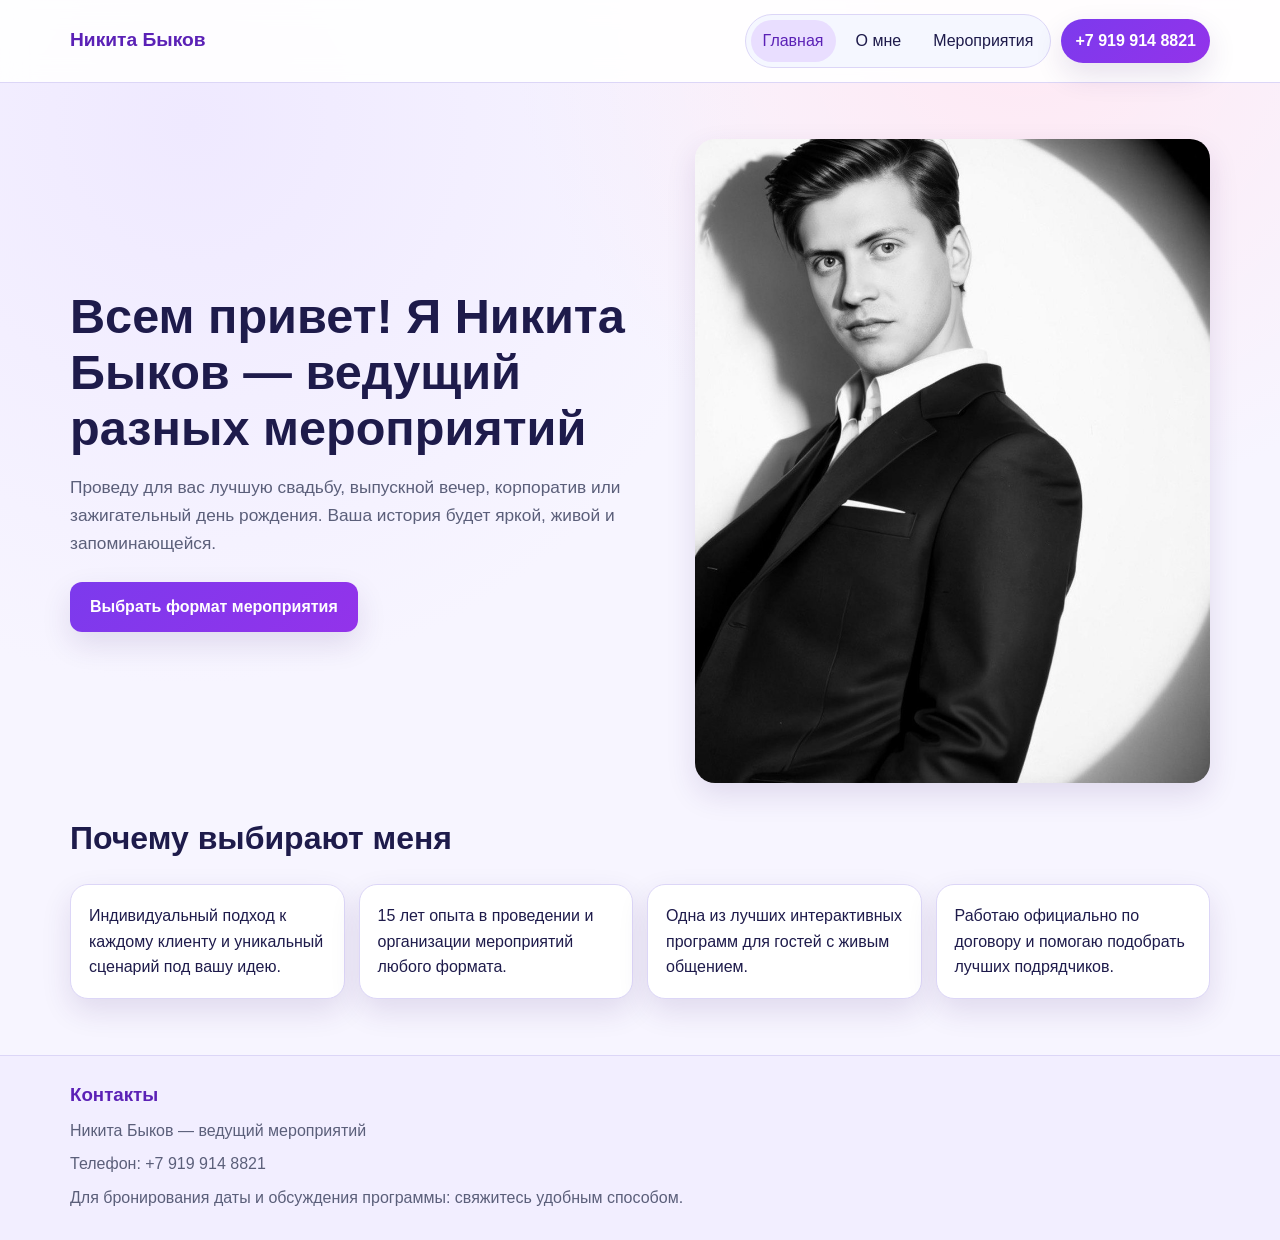
<file: index.html>
<!doctype html>
<html lang="ru">
  <head>
    <meta charset="UTF-8" />
    <meta name="viewport" content="width=device-width, initial-scale=1.0" />
    <title>Никита Быков — ведущий мероприятий</title>
    <link rel="stylesheet" href="styles.css" />
  </head>
  <body>
    <header>
      <div class="container navbar">
        <a class="logo" href="index.html">Никита Быков</a>
        <div class="nav-right">
          <nav>
            <a class="active" href="index.html">Главная</a>
            <a href="about.html">О мне</a>
            <a href="events.html">Мероприятия</a>
          </nav>
          <a class="phone-link" href="tel:+79199148821">+7 919 914 8821</a>
        </div>
      </div>
    </header>

    <main>
      <section class="container hero">
        <div>
          <h1>Всем привет! Я Никита Быков — ведущий разных мероприятий</h1>
          <p class="lead">
            Проведу для вас лучшую свадьбу, выпускной вечер, корпоратив или
            зажигательный день рождения. Ваша история будет яркой, живой и
            запоминающейся.
          </p>
          <a class="btn" href="events.html">Выбрать формат мероприятия</a>
        </div>
        <img
          src="image/mainPhoto.jpg"
          alt="Ведущий Никита Быков"
        />
      </section>

      <section class="container" style="margin-top: 30px">
        <h2 class="section-title">Почему выбирают меня</h2>
        <div class="features">
          <article class="card">
            Индивидуальный подход к каждому клиенту и уникальный сценарий под
            вашу идею.
          </article>
          <article class="card">
            15 лет опыта в проведении и организации мероприятий любого формата.
          </article>
          <article class="card">
            Одна из лучших интерактивных программ для гостей с живым общением.
          </article>
          <article class="card">
            Работаю официально по договору и помогаю подобрать лучших подрядчиков.
          </article>
        </div>
      </section>
    </main>

    <footer>
      <div class="container footer-grid">
        <h3 class="footer-title">Контакты</h3>
        <p class="footer-note">Никита Быков — ведущий мероприятий</p>
        <p class="footer-note">Телефон: <a href="tel:+79199148821">+7 919 914 8821</a></p>
        <p class="footer-note">Для бронирования даты и обсуждения программы: свяжитесь удобным способом.</p>
      </div>
    </footer>
  </body>
</html>
</file>
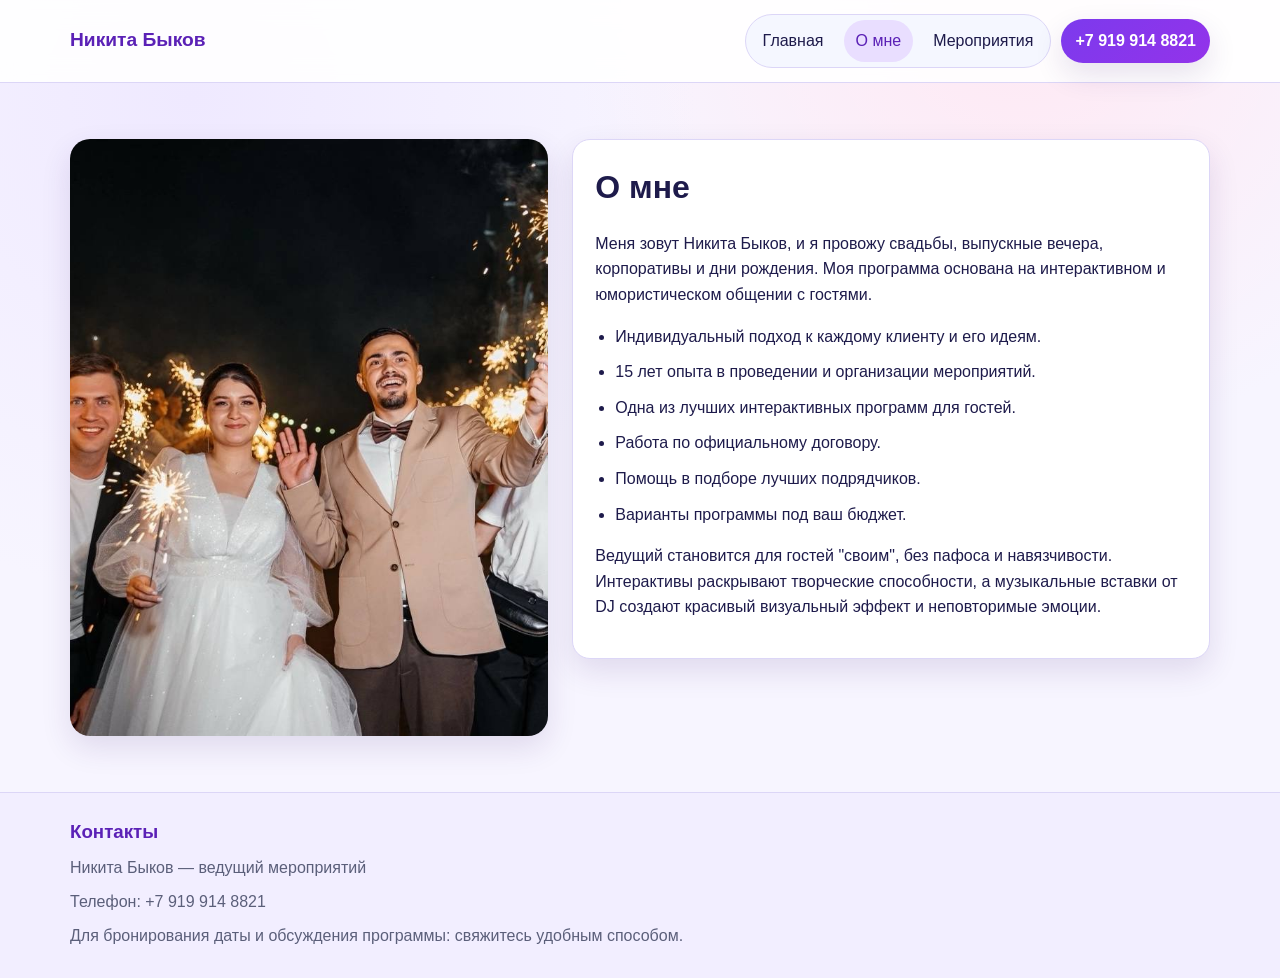
<file: about.html>
<!doctype html>
<html lang="ru">
  <head>
    <meta charset="UTF-8" />
    <meta name="viewport" content="width=device-width, initial-scale=1.0" />
    <title>О мне — Никита Быков</title>
    <link rel="stylesheet" href="styles.css" />
  </head>
  <body>
    <header>
      <div class="container navbar">
        <a class="logo" href="index.html">Никита Быков</a>
        <div class="nav-right">
          <nav>
            <a href="index.html">Главная</a>
            <a class="active" href="about.html">О мне</a>
            <a href="events.html">Мероприятия</a>
          </nav>
          <a class="phone-link" href="tel:+79199148821">+7 919 914 8821</a>
        </div>
      </div>
    </header>

    <main>
      <section class="container about-layout">
        <img
          class="about-photo"
          src="image/wedding.jpg"
          alt="Никита Быков на мероприятии"
        />
        <div class="card">
          <h1 class="section-title">О мне</h1>
          <p>
            Меня зовут Никита Быков, и я провожу свадьбы, выпускные вечера,
            корпоративы и дни рождения. Моя программа основана на интерактивном
            и юмористическом общении с гостями.
          </p>
          <ul class="about-list">
            <li>Индивидуальный подход к каждому клиенту и его идеям.</li>
            <li>15 лет опыта в проведении и организации мероприятий.</li>
            <li>Одна из лучших интерактивных программ для гостей.</li>
            <li>Работа по официальному договору.</li>
            <li>Помощь в подборе лучших подрядчиков.</li>
            <li>Варианты программы под ваш бюджет.</li>
          </ul>
          <p>
            Ведущий становится для гостей "своим", без пафоса и навязчивости.
            Интерактивы раскрывают творческие способности, а музыкальные вставки
            от DJ создают красивый визуальный эффект и неповторимые эмоции.
          </p>
        </div>
      </section>
    </main>

    <footer>
      <div class="container footer-grid">
        <h3 class="footer-title">Контакты</h3>
        <p class="footer-note">Никита Быков — ведущий мероприятий</p>
        <p class="footer-note">Телефон: <a href="tel:+79199148821">+7 919 914 8821</a></p>
        <p class="footer-note">Для бронирования даты и обсуждения программы: свяжитесь удобным способом.</p>
      </div>
    </footer>
  </body>
</html>
</file>
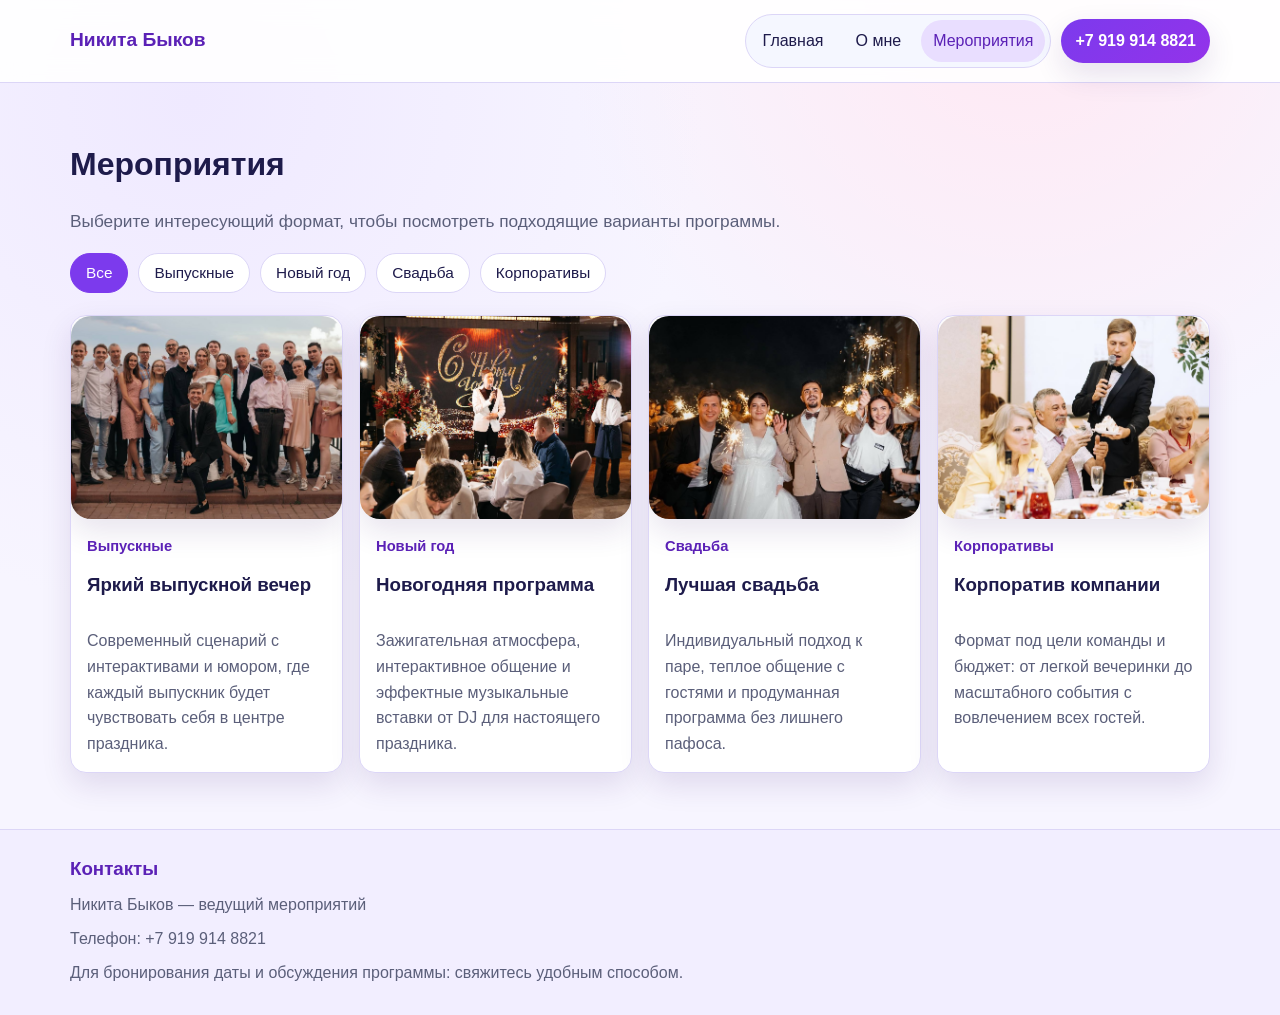
<file: events.html>
<!doctype html>
<html lang="ru">
  <head>
    <meta charset="UTF-8" />
    <meta name="viewport" content="width=device-width, initial-scale=1.0" />
    <title>Мероприятия — Никита Быков</title>
    <link rel="stylesheet" href="styles.css" />
  </head>
  <body>
    <header>
      <div class="container navbar">
        <a class="logo" href="index.html">Никита Быков</a>
        <div class="nav-right">
          <nav>
            <a href="index.html">Главная</a>
            <a href="about.html">О мне</a>
            <a class="active" href="events.html">Мероприятия</a>
          </nav>
          <a class="phone-link" href="tel:+79199148821">+7 919 914 8821</a>
        </div>
      </div>
    </header>

    <main>
      <section class="container">
        <h1 class="section-title">Мероприятия</h1>
        <p class="lead">
          Выберите интересующий формат, чтобы посмотреть подходящие варианты
          программы.
        </p>

        <div class="filter-bar">
          <button class="filter-btn active" data-filter="all">Все</button>
          <button class="filter-btn" data-filter="graduation">Выпускные</button>
          <button class="filter-btn" data-filter="newyear">Новый год</button>
          <button class="filter-btn" data-filter="wedding">Свадьба</button>
          <button class="filter-btn" data-filter="corporate">Корпоративы</button>
        </div>

        <div class="events-grid">
          <article class="event-card" data-category="graduation">
            <img src="image/graduation.jpg" alt="Выпускной вечер" />
            <div class="content">
              <div class="event-tag">Выпускные</div>
              <h3>Яркий выпускной вечер</h3>
              <p>
                Современный сценарий с интерактивами и юмором, где каждый
                выпускник будет чувствовать себя в центре праздника.
              </p>
            </div>
          </article>

          <article class="event-card" data-category="newyear">
            <img src="image/newyear.jpg" alt="Новый год" />
            <div class="content">
              <div class="event-tag">Новый год</div>
              <h3>Новогодняя программа</h3>
              <p>
                Зажигательная атмосфера, интерактивное общение и эффектные
                музыкальные вставки от DJ для настоящего праздника.
              </p>
            </div>
          </article>

          <article class="event-card" data-category="wedding">
            <img src="image/wedding.jpg" alt="Свадьба" />
            <div class="content">
              <div class="event-tag">Свадьба</div>
              <h3>Лучшая свадьба</h3>
              <p>
                Индивидуальный подход к паре, теплое общение с гостями и
                продуманная программа без лишнего пафоса.
              </p>
            </div>
          </article>

          <article class="event-card" data-category="corporate">
            <img src="image/corporate.jpg" alt="Корпоратив" />
            <div class="content">
              <div class="event-tag">Корпоративы</div>
              <h3>Корпоратив компании</h3>
              <p>
                Формат под цели команды и бюджет: от легкой вечеринки до
                масштабного события с вовлечением всех гостей.
              </p>
            </div>
          </article>
        </div>
      </section>
    </main>

    <footer>
      <div class="container footer-grid">
        <h3 class="footer-title">Контакты</h3>
        <p class="footer-note">Никита Быков — ведущий мероприятий</p>
        <p class="footer-note">Телефон: <a href="tel:+79199148821">+7 919 914 8821</a></p>
        <p class="footer-note">Для бронирования даты и обсуждения программы: свяжитесь удобным способом.</p>
      </div>
    </footer>

    <script src="script.js"></script>
  </body>
</html>
</file>
<file: styles.css>
:root {
  --bg: #f7f5ff;
  --surface: #ffffff;
  --surface-soft: #f5f7ff;
  --text: #1e1b4b;
  --muted: #5b5f7a;
  --accent: #7c3aed;
  --accent-dark: #5b21b6;
  --border: #dcd6f7;
  --shadow: 0 12px 30px rgba(60, 25, 110, 0.12);
}

* {
  box-sizing: border-box;
}

body {
  margin: 0;
  font-family: "Segoe UI", Tahoma, sans-serif;
  background:
    radial-gradient(circle at 15% 10%, #efe9ff 0, transparent 36%),
    radial-gradient(circle at 80% 0%, #ffe8f3 0, transparent 32%),
    var(--bg);
  color: var(--text);
  line-height: 1.6;
}

a {
  color: inherit;
  text-decoration: none;
}

.container {
  width: min(1140px, 92%);
  margin: 0 auto;
}

header {
  position: sticky;
  top: 0;
  z-index: 20;
  border-bottom: 1px solid var(--border);
  background: rgba(255, 255, 255, 0.9);
  backdrop-filter: blur(12px);
}

.navbar {
  display: flex;
  align-items: center;
  justify-content: space-between;
  gap: 12px;
  padding: 14px 0;
}

.logo {
  font-size: 1.2rem;
  font-weight: 700;
  color: var(--accent-dark);
}

.nav-right {
  display: flex;
  align-items: center;
  gap: 10px;
}

nav {
  display: flex;
  gap: 8px;
  background: var(--surface-soft);
  border: 1px solid var(--border);
  border-radius: 999px;
  padding: 5px;
}

nav a {
  padding: 8px 12px;
  border-radius: 999px;
  transition: all 0.2s ease;
}

nav a:hover,
nav a.active {
  background: #e9deff;
  color: var(--accent-dark);
}

.phone-link {
  display: inline-flex;
  align-items: center;
  gap: 6px;
  background: linear-gradient(135deg, var(--accent), #9333ea);
  color: #fff;
  border-radius: 999px;
  padding: 9px 14px;
  font-weight: 600;
  box-shadow: var(--shadow);
}

main {
  padding: 56px 0;
  min-height: calc(100vh - 220px);
}

.hero {
  display: grid;
  grid-template-columns: 1.15fr 1fr;
  gap: 32px;
  align-items: center;
}

.hero img,
.about-photo,
.event-card img {
  width: 100%;
  border-radius: 20px;
  object-fit: cover;
  box-shadow: var(--shadow);
}

.hero img,
.about-photo {
  aspect-ratio: 4 / 5;
}

.hero h1 {
  margin-top: 0;
  margin-bottom: 14px;
  font-size: clamp(1.9rem, 3.8vw, 3.1rem);
  line-height: 1.15;
}

.lead {
  color: var(--muted);
  font-size: 1.08rem;
}

.btn {
  display: inline-block;
  margin-top: 8px;
  background: linear-gradient(135deg, var(--accent), #9333ea);
  color: #fff;
  padding: 12px 20px;
  border-radius: 12px;
  font-weight: 700;
  transition: transform 0.2s ease;
  box-shadow: var(--shadow);
}

.btn:hover {
  transform: translateY(-2px);
}

.section-title {
  margin: 0 0 18px;
  font-size: 2rem;
}

.card {
  background: var(--surface);
  border: 1px solid var(--border);
  border-radius: 18px;
  padding: 22px;
  box-shadow: var(--shadow);
}

.features {
  display: grid;
  grid-template-columns: repeat(auto-fit, minmax(230px, 1fr));
  gap: 14px;
  margin-top: 20px;
}

.features .card {
  padding: 18px;
}

.about-layout {
  display: grid;
  grid-template-columns: 0.9fr 1.2fr;
  gap: 24px;
  align-items: start;
}

.about-list {
  margin: 0;
  padding-left: 20px;
}

.about-list li {
  margin-bottom: 10px;
}

.filter-bar {
  display: flex;
  flex-wrap: wrap;
  gap: 10px;
  margin-bottom: 22px;
}

.filter-btn {
  border: 1px solid var(--border);
  background: var(--surface);
  color: var(--text);
  padding: 10px 15px;
  border-radius: 999px;
  cursor: pointer;
  font-size: 0.96rem;
}

.filter-btn.active {
  background: var(--accent);
  color: #fff;
  border-color: var(--accent);
}

.events-grid {
  display: grid;
  grid-template-columns: repeat(auto-fit, minmax(250px, 1fr));
  gap: 16px;
  align-items: stretch;
}

.event-card {
  display: flex;
  flex-direction: column;
  background: var(--surface);
  border: 1px solid var(--border);
  border-radius: 16px;
  overflow: hidden;
  box-shadow: var(--shadow);
}

.event-card img {
  aspect-ratio: 4 / 3;
  height: auto;
  object-position: center;
  display: block;
}

.event-card .content {
  display: flex;
  flex-direction: column;
  gap: 6px;
  padding: 16px;
  flex: 1;
}

.event-tag {
  color: var(--accent-dark);
  font-size: 0.92rem;
  font-weight: 700;
  margin-bottom: 6px;
}

.event-card h3 {
  margin: 0;
  min-height: 52px;
}

.event-card p {
  margin: 0;
  color: var(--muted);
  flex: 1;
}

footer {
  border-top: 1px solid var(--border);
  background: #f2eeff;
  padding: 24px 0 30px;
}

.footer-grid {
  display: grid;
  gap: 8px;
}

.footer-title {
  margin: 0;
  color: var(--accent-dark);
}

.footer-note {
  margin: 0;
  color: var(--muted);
}

@media (max-width: 980px) {
  .navbar {
    align-items: flex-start;
    flex-direction: column;
  }

  .nav-right {
    width: 100%;
    justify-content: space-between;
  }

  nav {
    flex-wrap: wrap;
    border-radius: 16px;
  }
}

@media (max-width: 800px) {
  main {
    padding: 38px 0;
  }

  .hero,
  .about-layout {
    grid-template-columns: 1fr;
  }

  .hero img {
    max-height: 420px;
  }
}

@media (max-width: 560px) {
  .logo {
    font-size: 1.05rem;
  }

  .nav-right {
    flex-direction: column;
    align-items: stretch;
  }

  nav {
    justify-content: center;
  }

  nav a {
    flex: 1;
    text-align: center;
  }

  .phone-link {
    justify-content: center;
  }

  .section-title {
    font-size: 1.6rem;
  }
}
</file>
